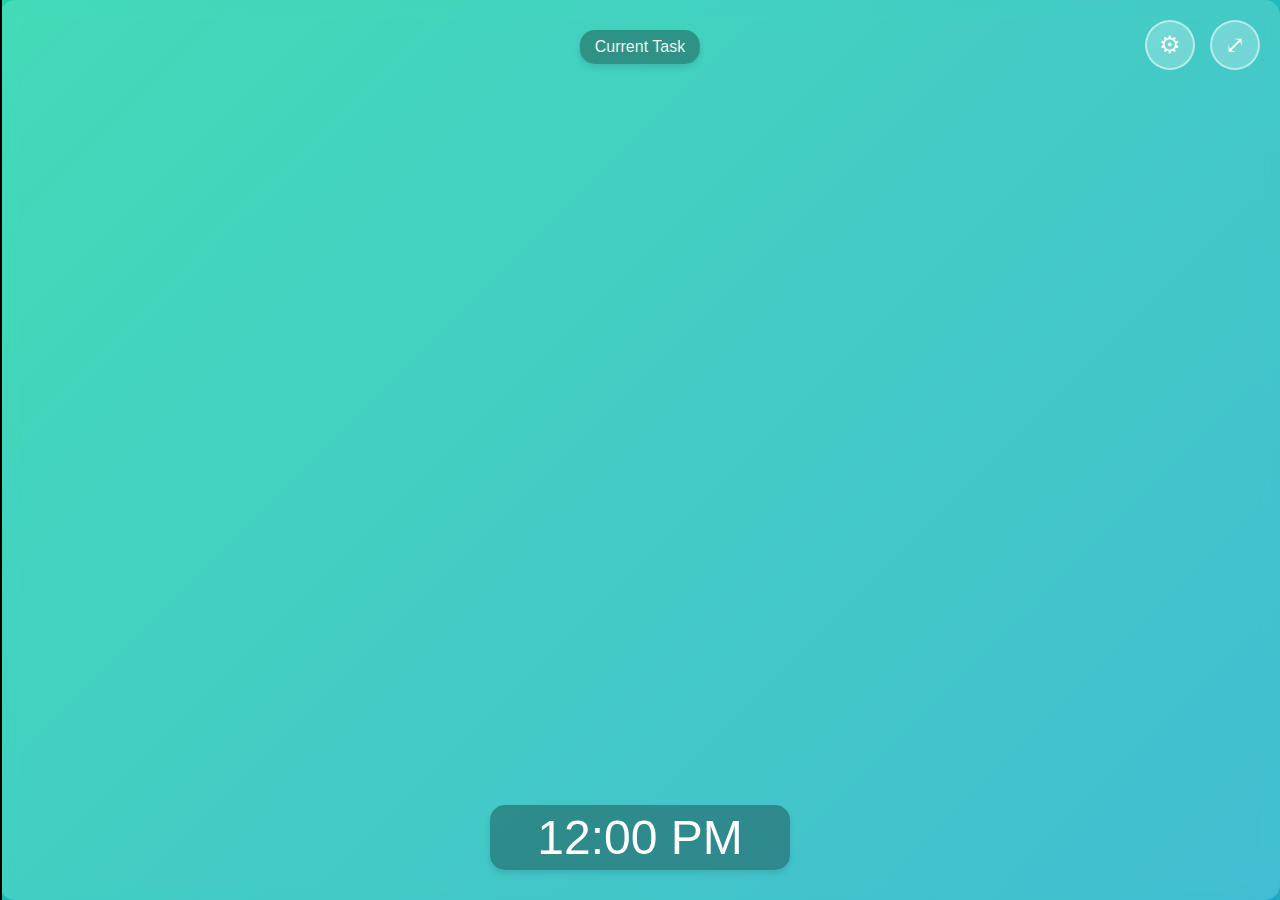
<file: src/index.html>
<!DOCTYPE html>
<html>
<head>
	<meta charset="UTF-8">
	<title>Kids Task Clock v2</title>
	<link rel="stylesheet" href="body.css">
	<meta name="viewport" content="width=device-width, initial-scale=1.0, maximum-scale=1.0, user-scalable=no">
</head>
<body>
	<div id="clockContainer">
		 <!-- Removed circular clock view -->
		<div id="progressBarClockView" class="clock-view active">
			<div class="progress-container">
				<!-- The progress bar and hour markers will be inserted here by JS -->
				<div id="hourMarkers"></div>
				<div id="statusBar"></div>
				<div id="currentTimeMarker"></div>
			</div>
		</div>
		
		 <!-- New current task label at the top -->
		<div id="currentTaskLabel" class="draggable time-display" style="top: 30px; left: 50%; transform: translateX(-50%);">
			<!-- Initial text placeholder -->
			Current Task
		</div>
		
		<!-- Common elements -->
		<div id="digitalClock" class="draggable time-display">12:00 PM</div>
		<!-- Removed current task indicator -->
	</div>

	<div id="controlPanel">
		<button id="settingsButton" class="control-button" aria-label="Settings">⚙</button>
		<button id="fullscreenButton" class="control-button" aria-label="Fullscreen">⤢</button>
	</div>

	<div id="settingsModal">
		<div class="modalContent">
			<div class="modalHeader">
				<h3>Customize Task Schedule</h3>
				<span class="close">&times;</span>
			</div>
			<div class="modalBody">
				<p>Set duration for each activity (in minutes)</p>
				<div id="tasksInputs"></div>
			</div>
			<div class="modalFooter">
				<button id="saveSettings" class="neon-button">Save</button>
			</div>
		</div>
	</div>
	
	<script src="script.js"></script>
	<script>
		// Modal controls
		document.getElementById('settingsButton').addEventListener('click', function(){
			document.getElementById('settingsModal').style.display = 'block';
		});
		
		document.querySelector('#settingsModal .close').addEventListener('click', function(){
			document.getElementById('settingsModal').style.display = 'none';
		});
		
		document.getElementById('saveSettings').addEventListener('click', function(){
			document.getElementById('settingsModal').style.display = 'none';
		});
		
		window.addEventListener('click', function(event){
			if(event.target == document.getElementById('settingsModal')){
				document.getElementById('settingsModal').style.display = 'none';
			}
		});
		
		// Fullscreen toggle
		document.getElementById('fullscreenButton').addEventListener('click', function(){
			if (!document.fullscreenElement) {
				document.documentElement.requestFullscreen().catch(err => {
					console.log(`Error: ${err.message}`);
				});
			} else {
				document.exitFullscreen();
			}
		});

		// Make elements draggable
		document.addEventListener("DOMContentLoaded", function() {
			// Initialize draggable functionality
			makeDraggable(document.getElementById("digitalClock"));
			
			// Draggable function
			function makeDraggable(element) {
				let pos1 = 0, pos2 = 0, pos3 = 0, pos4 = 0;
				
				element.onmousedown = dragMouseDown;
				
				function dragMouseDown(e) {
					e.preventDefault();
					// Get cursor position at start
					pos3 = e.clientX;
					pos4 = e.clientY;
					document.onmouseup = closeDragElement;
					document.onmousemove = elementDrag;
				}
				
				function elementDrag(e) {
					e.preventDefault();
					// Calculate new position
					pos1 = pos3 - e.clientX;
					pos2 = pos4 - e.clientY;
					pos3 = e.clientX;
					pos4 = e.clientY;
					// Set element's new position
					element.style.top = (element.offsetTop - pos2) + "px";
					element.style.left = (element.offsetLeft - pos1) + "px";
					// Update "positioned" class to maintain position after updates
					element.classList.add("positioned");
				}
				
				function closeDragElement() {
					document.onmouseup = null;
					document.onmousemove = null;
				}
			}

			// Apply draggable to any dynamically created elements with class "draggable"
			window.applyDraggable = function(selector) {
				document.querySelectorAll(selector).forEach(el => {
					if (!el.hasAttribute("data-draggable")) {
						makeDraggable(el);
						el.setAttribute("data-draggable", "true");
					}
				});
			};
		});

		// View toggle button
		document.getElementById('viewToggleButton').addEventListener('click', function() {
			const circularView = document.getElementById('circularClockView');
			const progressView = document.getElementById('progressBarClockView');
			
			circularView.classList.toggle('active');
			progressView.classList.toggle('active');
			
			// Force layout update
			if (window.updateClockLayout) {
				window.updateClockLayout();
			}
		});
	</script>
</body>
</html>
</file>
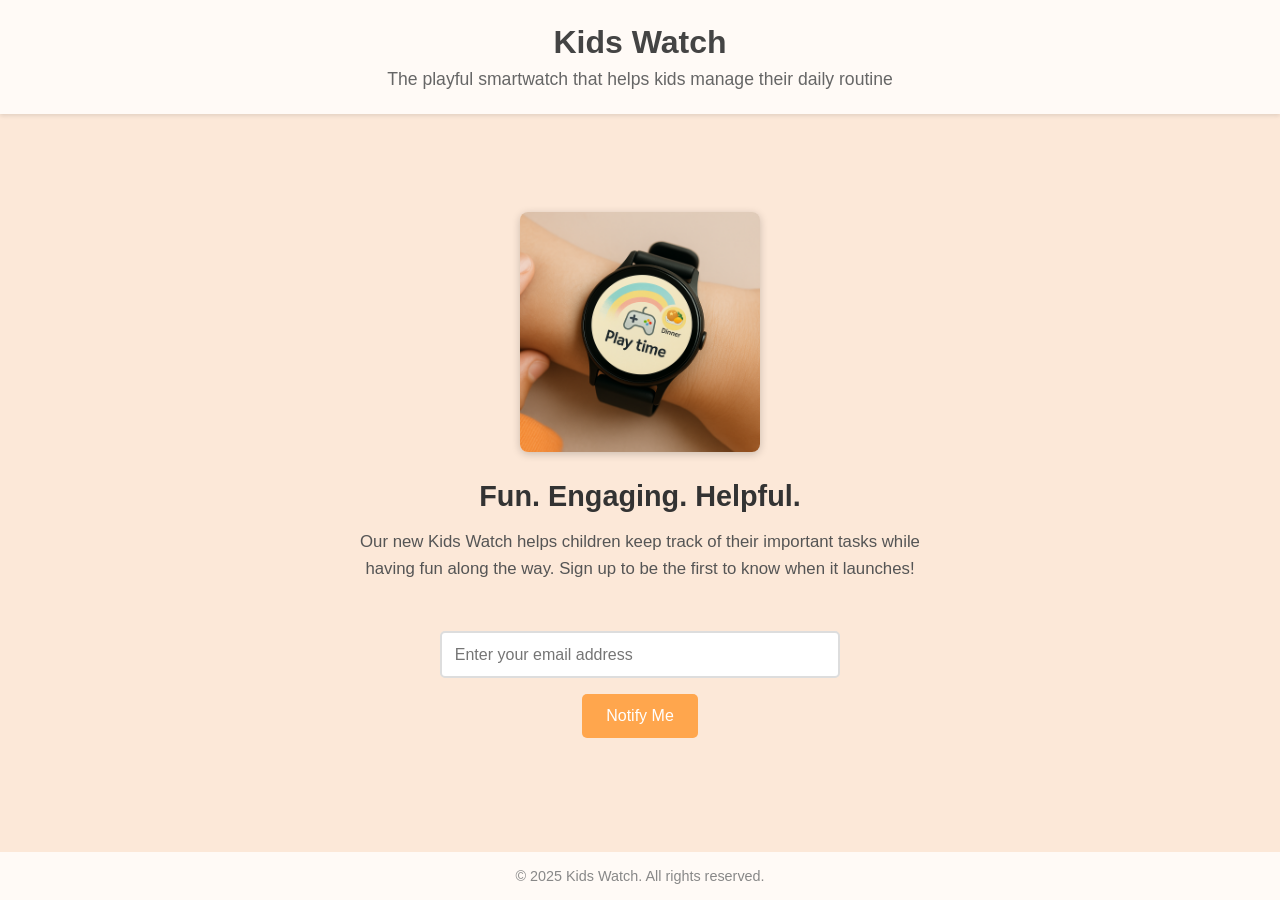
<file: website/index.html>
<!DOCTYPE html>
<html lang="en">
<head>
  <meta charset="UTF-8" />
  <meta name="description" content="Kids Watch - Collecting emails for product interest" />
  <meta name="viewport" content="width=device-width, initial-scale=1.0" />
  <title>Kids Watch - Coming Soon</title>

  <style>
    /* Basic CSS Reset */
    * {
      margin: 0;
      padding: 0;
      box-sizing: border-box;
    }

    html, body {
      height: 100%;
      font-family: Arial, sans-serif;
      background: #fce8d8;
      color: #333;
    }

    /* Container using Flexbox to center content vertically on smaller screens */
    .container {
      display: flex;
      flex-direction: column;
      min-height: 100vh;
    }

    header {
      text-align: center;
      padding: 1.5rem;
      background-color: #fffaf6;
      box-shadow: 0 2px 4px rgba(0,0,0,0.1);
    }

    header h1 {
      font-size: 2rem;
      margin-bottom: 0.5rem;
      color: #444;
    }

    header p {
      font-size: 1.1rem;
      color: #666;
    }

    /* Main content wrapper */
    .content {
      flex: 1;
      display: flex;
      flex-direction: column;
      justify-content: center;
      padding: 1rem;
    }

    .hero {
      text-align: center;
      margin-bottom: 2rem;
    }

    .hero img {
      max-width: 240px;
      width: 100%;
      height: auto;
      border-radius: 8px;
      box-shadow: 0 2px 8px rgba(0,0,0,0.2);
      margin-bottom: 1.5rem;
    }

    .hero h2 {
      font-size: 1.8rem;
      margin-bottom: 1rem;
      color: #333;
    }

    .hero p {
      font-size: 1.05rem;
      line-height: 1.6;
      max-width: 600px;
      margin: 0 auto;
      color: #555;
    }

    .signup-section {
      text-align: center;
      padding: 1rem;
    }

    .signup-section form {
      max-width: 400px;
      margin: 0 auto;
      display: flex;
      flex-direction: column;
      align-items: center;
    }

    .signup-section input[type="email"] {
      padding: 0.8rem;
      margin-bottom: 1rem;
      font-size: 1rem;
      border: 2px solid #ddd;
      border-radius: 5px;
      width: 100%;
      outline: none;
      transition: border-color 0.2s;
    }

    .signup-section input[type="email"]:focus {
      border-color: #ffbf80;
    }

    .signup-section button[type="submit"] {
      cursor: pointer;
      background-color: #ffa64d;
      color: #fff;
      border: none;
      border-radius: 5px;
      padding: 0.8rem 1.5rem;
      font-size: 1rem;
      transition: background-color 0.2s;
    }

    .signup-section button[type="submit"]:hover {
      background-color: #ff8c1a;
    }

    .footer {
      background-color: #fffaf6;
      text-align: center;
      padding: 1rem;
      color: #888;
      font-size: 0.9rem;
    }

    /* Media Query for small screens (e.g., low viewport height) */
    @media (max-height: 600px) {
      .hero {
        margin-bottom: 1rem;
      }
      .signup-section {
        padding: 0.5rem;
      }
      .signup-section form {
        margin-top: 0.5rem;
      }
    }
  </style>
</head>
<body>
  <div class="container">
    <!-- HEADER -->
    <header>
      <h1>Kids Watch</h1>
      <p>The playful smartwatch that helps kids manage their daily routine</p>
    </header>

    <!-- MAIN CONTENT -->
    <div class="content">
      <!-- HERO SECTION WITH PRODUCT IMAGE -->
      <div class="hero">
        <!-- Make sure the src points to the correct image file -->
        <img src="kidswatch2.png" alt="Kids Smartwatch Product Image" />
        <h2>Fun. Engaging. Helpful.</h2>
        <p>
          Our new Kids Watch helps children keep track of their important tasks while having fun along the way. Sign up to be the first to know when it launches!
        </p>
      </div>

      <!-- SIGNUP FORM -->
      <div class="signup-section">
        <form id="email-form">
          <input 
            type="email" 
            name="email" 
            id="email" 
            placeholder="Enter your email address" 
            required 
          />
          <button type="submit">Notify Me</button>
        </form>
      </div>
    </div>

    <!-- FOOTER -->
    <div class="footer">
      <p>&copy; 2025 Kids Watch. All rights reserved.</p>
    </div>
  </div>

  <script>
    // 1) Your Apps Script Web App URL:
    const scriptURL = 'YOUR_SCRIPT_URL_HERE';

    // 2) Grab the form element
    const form = document.getElementById('email-form');

    // 3) Handle form submission
    form.addEventListener('submit', e => {
      e.preventDefault();

      const emailInput = document.getElementById('email');
      const emailValue = emailInput.value.trim();
      if (!emailValue) {
        alert("Please enter a valid email address.");
        return;
      }

      fetch(scriptURL, {
        method: 'POST',
        body: new FormData(form)
      })
      .then(response => response.json())
      .then(data => {
        alert("Thank you! We'll keep you updated.");
        emailInput.value = '';
      })
      .catch(error => {
        console.error('Error!', error);
        alert("Oops! Something went wrong. Please try again later.");
      });
    });
  </script>
</body>
</html>
</file>
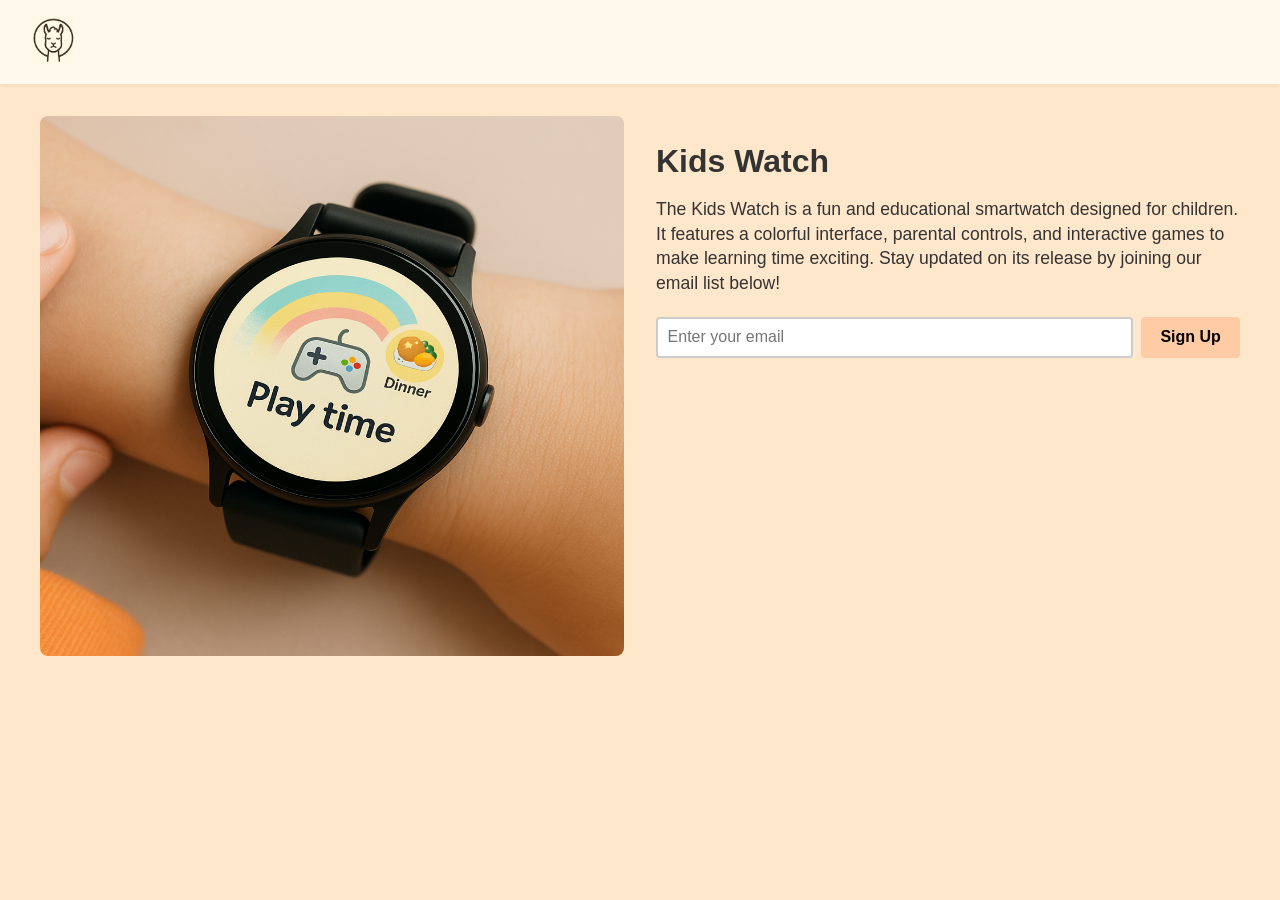
<file: website/index2.html>
<!DOCTYPE html>
<html lang="en">
<head>
  <meta charset="UTF-8" />
  <meta name="viewport" content="width=device-width, initial-scale=1.0" />
  <title>Kids Watch – FlowingLlama</title>
  <style>
    body {
      margin: 0;
      font-family: Arial, sans-serif;
      background-color: #FFE7CB;
      color: #333;
    }

    /* Header with logo */
    header {
      display: flex;
      align-items: center;
      padding: 1rem 2rem;
      background-color: #fff8ed;
      box-shadow: 0 2px 4px rgba(0,0,0,0.05);
    }
    header img {
      height: 48px;
      width: auto;
    }
    header a {
      text-decoration: none;
    }

    /* Hero Layout */
    .hero {
      display: flex;
      align-items: flex-start;
      justify-content: center;
      padding: 2rem 1rem;
      max-width: 1200px;
      margin: auto;
      gap: 2rem;
    }

    .hero img.product {
      flex: 1;
      max-width: 100%;
      max-height: 60vh;
      height: auto;
      border-radius: 8px;
    }

    .text-content {
      flex: 1;
      max-width: 600px;
    }

    h1 {
      font-size: 2em;
      margin-bottom: 0.5em;
    }

    p {
      font-size: 1.1em;
      line-height: 1.4;
      margin-bottom: 1.2em;
    }

    form {
      display: flex;
      flex-wrap: wrap;
      gap: 0.5rem;
    }

    form input[type="email"] {
      flex: 1 1 250px;
      padding: 0.6rem;
      font-size: 1em;
      border: 2px solid #ccc;
      border-radius: 4px;
    }

    form button {
      padding: 0.6rem 1.2rem;
      font-size: 1em;
      background-color: #FECBA5;
      border: none;
      border-radius: 4px;
      cursor: pointer;
      font-weight: bold;
      color: #000;
    }

    form button:hover {
      background-color: #FDB08E;
    }

    @media (max-width: 768px) {
      .hero {
        flex-direction: column;
        align-items: center;
      }
      .hero img.product {
        margin-bottom: 1.5rem;
      }
      .text-content {
        text-align: center;
      }
      form {
        justify-content: center;
      }
    }
  </style>
</head>
<body>

  <!-- Logo Header -->
  <header>
    <a href="#">
      <img src="ChatGPT Image Apr 9, 2025, 01_46_29 PM.png" alt="FlowingLlama company logo - Solutions for Better Lives" />
    </a>
  </header>

  <!-- Hero Section -->
  <section class="hero">
    <img class="product" src="kidswatch2.png" alt="Kids Watch product image" />
    <div class="text-content">
      <h1>Kids Watch</h1>
      <p>The Kids Watch is a fun and educational smartwatch designed for children. It features a colorful interface, parental controls, and interactive games to make learning time exciting. Stay updated on its release by joining our email list below!</p>
      <form id="signup-form">
        <input id="emailField" name="Email" type="email" placeholder="Enter your email" required />
        <button type="submit">Sign Up</button>
      </form>
    </div>
  </section>

  <script>
    const scriptURL = "https://script.google.com/macros/s/YOUR_SCRIPT_ID/exec"; // Replace with your real URL
    const form = document.getElementById("signup-form");

    form.addEventListener("submit", e => {
      e.preventDefault();
      fetch(scriptURL, { method: "POST", body: new FormData(form) })
        .then(response => {
          alert("Thank you! Your email has been submitted.");
          form.reset();
        })
        .catch(error => {
          console.error("Error!", error);
          alert("There was an error submitting the form.");
        });
    });
  </script>

</body>
</html>
</file>
<file: src/body.css>
@keyframes gradientAnimation {
    0% { background-position: 0% 50%; }
    50% { background-position: 100% 50%; }
    100% { background-position: 0% 50%; }
}

* {
    margin: 0;
    padding: 0;
    box-sizing: border-box;
}

body {
    background: linear-gradient(-45deg, #ee7752, #e73c7e, #23a6d5, #23d5ab);
    background-size: 400% 400%;
    animation: gradientAnimation 15s ease infinite;
    color: #333;
    font-family: 'Segoe UI', Tahoma, Geneva, Verdana, sans-serif;
    text-align: center;
    overflow: hidden;
    height: 100vh;
    display: flex;
    justify-content: center;
    align-items: center;
}

/* Draggable elements */
.draggable {
    cursor: move;
    user-select: none;
    position: absolute;
    z-index: 10;
    transition: box-shadow 0.3s ease;
}

.draggable:hover {
    box-shadow: 0 5px 15px rgba(0, 0, 0, 0.3);
}

.draggable:active {
    box-shadow: 0 2px 10px rgba(0, 0, 0, 0.2);
}

/* Consistent styling for time displays */
.time-display {
    color: #fff;
    background-color: rgba(0, 0, 0, 0.3);
    backdrop-filter: blur(4px);
    padding: 8px 15px;
    border-radius: 15px;
    font-family: 'Segoe UI', sans-serif;
    box-shadow: 0 4px 6px rgba(0, 0, 0, 0.1);
}

/* Chart labels container */
#chartLabels {
    position: absolute;
    top: 0;
    left: 0;
    width: 100%;
    height: 100%;
    pointer-events: none; /* Allow clicks to pass through to canvas */
    z-index: 5;
}

/* Individual chart label */
.chart-label {
    position: absolute;
    transform: translate(-50%, -50%);
    text-align: center;
    min-width: 80px;
    pointer-events: auto; /* Enable dragging */
}

.chart-label .icon {
    font-size: 24px;
    display: block;
    margin-bottom: 5px;
}

.chart-label .name {
    font-size: 16px;
    white-space: nowrap;
}

#clockContainer {
    position: relative;
    width: 100vw;
    height: 100vh;
    display: flex;
    justify-content: center;
    align-items: center;
    overflow: hidden;
}

/* Remove circular clock view styles */

/* Digital clock display */
#digitalClock {
    position: fixed;
    bottom: 30px;
    left: 50%;
    transform: translateX(-50%);
    font-family: 'Segoe UI', sans-serif;
    font-size: 3rem;
    font-weight: 300;
    color: #fff;
    background-color: rgba(0, 0, 0, 0.3);
    padding: 5px 20px;
    border-radius: 15px;
    z-index: 100;
    min-width: 300px;
    text-align: center;
}

/* Current task indicator */
#currentTaskIndicator {
    position: fixed;
    top: 30px;
    left: 50%;
    transform: translateX(-50%);
    font-size: 1.8rem;
    color: #fff;
    background: rgba(0, 0, 0, 0.3);
    padding: 10px 20px;
    border-radius: 20px;
    z-index: 100;
}

/* Control panel with buttons */
#controlPanel {
    position: fixed;
    top: 20px;
    right: 20px;
    display: flex;
    gap: 15px;
    z-index: 100;
}

/* Button style */
.neon-button {
    background: rgba(255, 255, 255, 0.25);
    color: #fff;
    border: 2px solid rgba(255, 255, 255, 0.5);
    border-radius: 50%;
    width: 50px;
    height: 50px;
    font-size: 24px;
    cursor: pointer;
    display: flex;
    justify-content: center;
    align-items: center;
    transition: all 0.3s ease;
    backdrop-filter: blur(4px);
    outline: none;
}

.neon-button:hover, .neon-button:focus {
    background: rgba(255, 255, 255, 0.4);
    transform: scale(1.05);
}

/* Modal styling */
#settingsModal {
    display: none;
    position: fixed;
    z-index: 1100;
    left: 0;
    top: 0;
    width: 100%;
    height: 100%;
    overflow: auto;
    background-color: rgba(0, 0, 0, 0.5);
    backdrop-filter: blur(5px);
}

.modalContent {
    background-color: rgba(255, 255, 255, 0.95);
    color: #333;
    margin: 5% auto;
    padding: 0;
    border-radius: 15px;
    width: 90%;
    max-width: 500px;
    box-shadow: 0 5px 15px rgba(0, 0, 0, 0.3);
    overflow: hidden;
    animation: modalAppear 0.3s ease;
}

@keyframes modalAppear {
    from { transform: translateY(-50px); opacity: 0; }
    to { transform: translateY(0); opacity: 1; }
}

.modalHeader {
    background: #f8f9fa;
    padding: 15px 20px;
    display: flex;
    justify-content: space-between;
    align-items: center;
    border-bottom: 1px solid #dee2e6;
}

.modalHeader h3 {
    margin: 0;
    color: #333;
    font-weight: 500;
}

.modalBody {
    padding: 20px;
    max-height: 70vh;
    overflow-y: auto;
}

.modalFooter {
    padding: 15px 20px;
    display: flex;
    justify-content: flex-end;
    border-top: 1px solid #dee2e6;
}

.modalFooter .neon-button {
    background: #007bff;
    color: white;
    border: none;
    border-radius: 5px;
    width: auto;
    height: auto;
    padding: 8px 20px;
}

.modalFooter .neon-button:hover {
    background: #0069d9;
}

.close {
    color: #aaa;
    float: right;
    font-size: 28px;
    font-weight: bold;
    cursor: pointer;
    line-height: 28px;
}

.close:hover {
    color: #333;
}

/* Form styling */
#tasksInputs {
    display: grid;
    grid-template-columns: repeat(auto-fill, minmax(200px, 1fr));
    gap: 15px;
    width: 100%;
}

.task-input {
    background: #f8f9fa;
    padding: 10px;
    border-radius: 8px;
    display: flex;
    align-items: center;
    box-shadow: 0 1px 3px rgba(0, 0, 0, 0.1);
}

.task-input label {
    display: flex;
    align-items: center;
    margin-right: 10px;
    color: #333;
}

.task-input label span {
    font-size: 1.2rem;
    margin-right: 5px;
}

.task-input input {
    background: #fff;
    border: 1px solid #ced4da;
    border-radius: 4px;
    padding: 8px;
    color: #333;
    width: 60px;
    outline: none;
}

.task-input input:focus {
    border-color: #80bdff;
    box-shadow: 0 0 0 0.2rem rgba(0, 123, 255, 0.25);
}

/* Apply positioned class to keep elements in their dragged position */
.positioned {
    transform: none !important;
}

/* Fix for elements that started with transform */
#digitalClock.positioned, 
#currentTaskIndicator.positioned {
    left: auto; /* Remove the left: 50% when positioned */
}

/* Fix clock views display */
.clock-view {
    display: none;
    position: relative;
    width: 100%;
    height: 100%;
}

.clock-view.active {
    display: block;
}

/* Progress bar view styles */
#progressBarClockView {
    padding: 0;
    width: 100%;
    height: 100vh; /* Use full viewport height */
}

.progress-container {
    width: 100%;
    height: 100vh; /* Fill the screen */
    background: rgba(255, 255, 255, 0.15);
    border-radius: 15px;
    backdrop-filter: blur(8px);
    box-shadow: 0 8px 32px rgba(31, 38, 135, 0.2);
    position: relative;
    overflow: visible; /* Changed from hidden so markers show */
}

/* Make the status bar fill the container */
#statusBar {
    position: absolute;
    top: 0;
    left: 0;
    width: 100%;
    height: 100%;
    border-radius: 0;
    overflow: hidden;
}

/* Hour markers overlay */
#hourMarkers {
    position: absolute;
    bottom: 0; /* Place markers at the bottom of the status bar */
    left: 0;
    width: 100%;
    height: 25px;
    z-index: 3;
    overflow: visible;
}

/* Hour marker and label */
.hour-marker {
    position: absolute;
    width: 1px;
    height: 10px;
    background: rgba(255, 255, 255, 0.6); /* light line */
    z-index: 4;
}

.hour-label {
    position: absolute;
    bottom: 0; /* Align labels to the bottom */
    font-size: 12px;
    color: rgba(255, 255, 255, 0.8); /* light-colored font */
    transform: translateX(-50%);
    z-index: 4;
}

/* Current time marker */
#currentTimeMarker {
    position: absolute;
    top: 0;
    width: 2px;
    height: 100%;
    background: #39FF14; /* neon green */
    z-index: 2;
}

/* Current task marker */
#currentTimeMarker {
    position: absolute;
    top: 0;
    width: 2px;
    height: 100%;
    background: #fff;
    z-index: 2;
}

/* Override the current time marker color to red */
#currentTimeMarker {
    background: black !important;
}

/* Fix for control buttons */
.control-button {
    background: rgba(255, 255, 255, 0.25);
    color: #fff;
    border: 2px solid rgba(255, 255, 255, 0.5);
    border-radius: 50%;
    width: 50px;
    height: 50px;
    font-size: 24px;
    cursor: pointer;
    display: flex;
    justify-content: center;
    align-items: center;
    transition: all 0.3s ease;
    backdrop-filter: blur(4px);
    outline: none;
}

.control-button:hover, .control-button:focus {
    background: rgba(255, 255, 255, 0.4);
    transform: scale(1.05);
}

/* New rule to highlight the current task's segment */
.status-segment.current-segment {
    border: 3px solid #fff;
    filter: saturate(3) ; /* Increased saturation for neon effect */
}

/* Force the label in the current segment to be black */
.status-segment.current-segment .segment-label {
    color: #000;
    font-weight: bold;
}
</file>
